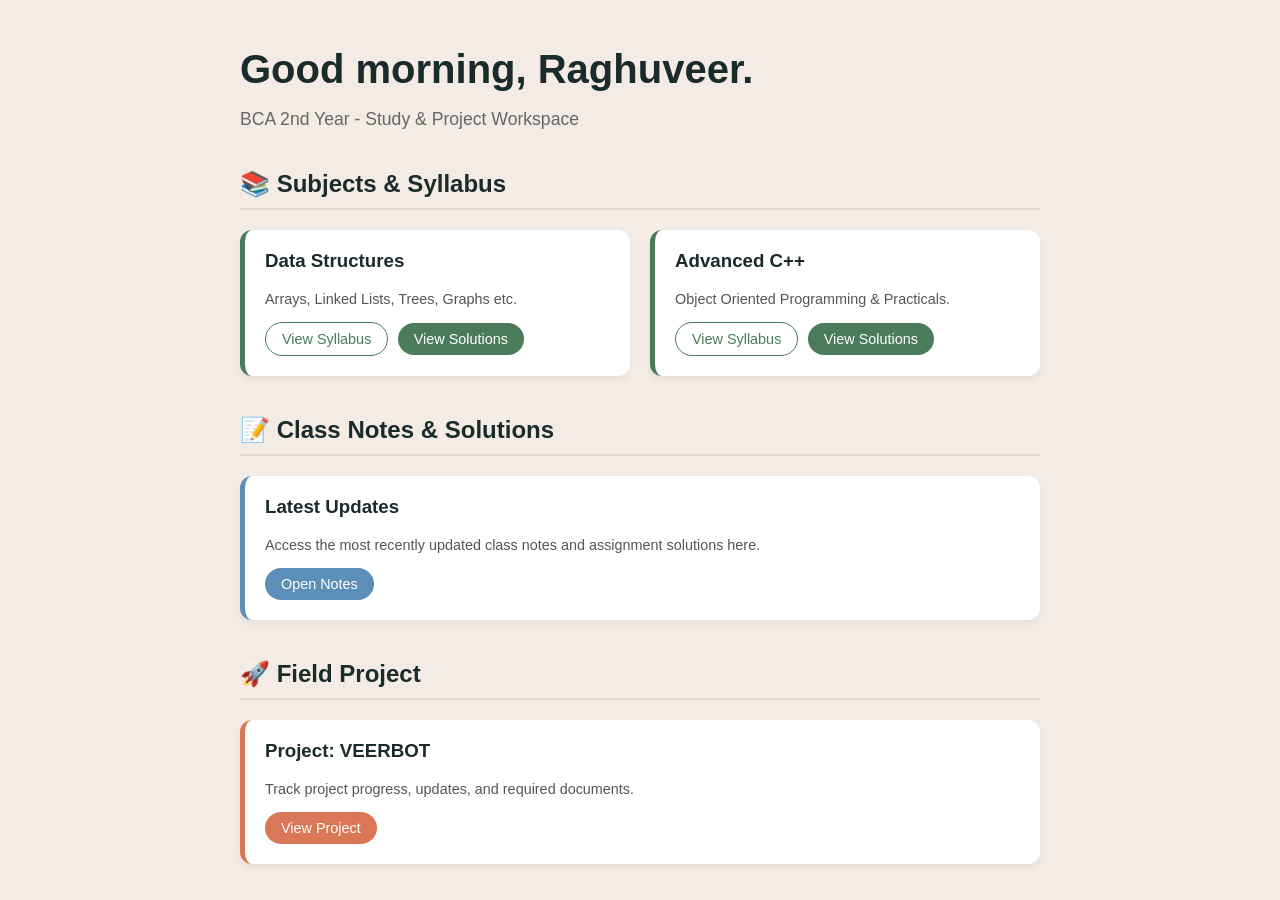
<file: index.html>
<!DOCTYPE html>
<html lang="en">
<head>
    <meta charset="UTF-8">
    <meta name="viewport" content="width=device-width, initial-scale=1.0">
    <title>Personal Workspace - Raghuveer</title>
    <style>
        body {
            font-family: 'Segoe UI', Tahoma, Geneva, Verdana, sans-serif;
            background-color: #f4ece4;
            color: #333;
            margin: 0;
            padding: 20px;
        }
        .container {
            max-width: 800px;
            margin: 0 auto;
        }
        h1 {
            font-size: 2.5em;
            color: #1a2b2b;
            margin-bottom: 5px;
        }
        p.subtitle {
            color: #666;
            margin-bottom: 30px;
            font-size: 1.1em;
        }
        .section-title {
            font-size: 1.5em;
            color: #1a2b2b;
            margin-top: 40px;
            border-bottom: 2px solid #e0ddd5;
            padding-bottom: 10px;
        }
        .card-grid {
            display: grid;
            grid-template-columns: repeat(auto-fit, minmax(250px, 1fr));
            gap: 20px;
            margin-top: 20px;
        }
        .card {
            background-color: #ffffff;
            border-radius: 12px;
            padding: 20px;
            box-shadow: 0 4px 6px rgba(0,0,0,0.05);
            border-left: 5px solid #4a7c59;
        }
        .card h3 {
            margin-top: 0;
            color: #1a2b2b;
        }
        .card p {
            color: #555;
            font-size: 0.9em;
            margin-bottom: 15px;
        }
        .btn {
            display: inline-block;
            background-color: #4a7c59;
            color: white;
            padding: 8px 16px;
            border-radius: 20px;
            text-decoration: none;
            font-size: 0.9em;
            margin-right: 5px;
            border: none;
        }
        .btn-outline {
            background-color: transparent;
            color: #4a7c59;
            border: 1px solid #4a7c59;
        }
    </style>
</head>
<body>
    <div class="container">
        <h1>Good morning, Raghuveer.</h1>
        <p class="subtitle">BCA 2nd Year - Study & Project Workspace</p>

        <h2 class="section-title">📚 Subjects & Syllabus</h2>
        <div class="card-grid">
            <div class="card">
                <h3>Data Structures</h3>
                <p>Arrays, Linked Lists, Trees, Graphs etc.</p>
                <a href="#" class="btn btn-outline">View Syllabus</a>
                <a href="#" class="btn">View Solutions</a>
            </div>
            <div class="card">
                <h3>Advanced C++</h3>
                <p>Object Oriented Programming & Practicals.</p>
                <a href="#" class="btn btn-outline">View Syllabus</a>
                <a href="#" class="btn">View Solutions</a>
            </div>
        </div>

        <h2 class="section-title">📝 Class Notes & Solutions</h2>
        <div class="card-grid">
            <div class="card" style="border-left-color: #5b8fb9;">
                <h3>Latest Updates</h3>
                <p>Access the most recently updated class notes and assignment solutions here.</p>
                <a href="#" class="btn" style="background-color: #5b8fb9;">Open Notes</a>
            </div>
        </div>

        <h2 class="section-title">🚀 Field Project</h2>
        <div class="card-grid">
            <div class="card" style="border-left-color: #d97757;">
                <h3>Project: VEERBOT</h3>
                <p>Track project progress, updates, and required documents.</p>
                <a href="#" class="btn" style="background-color: #d97757;">View Project</a>
            </div>
        </div>
    </div>
</body>
</html>
</file>
